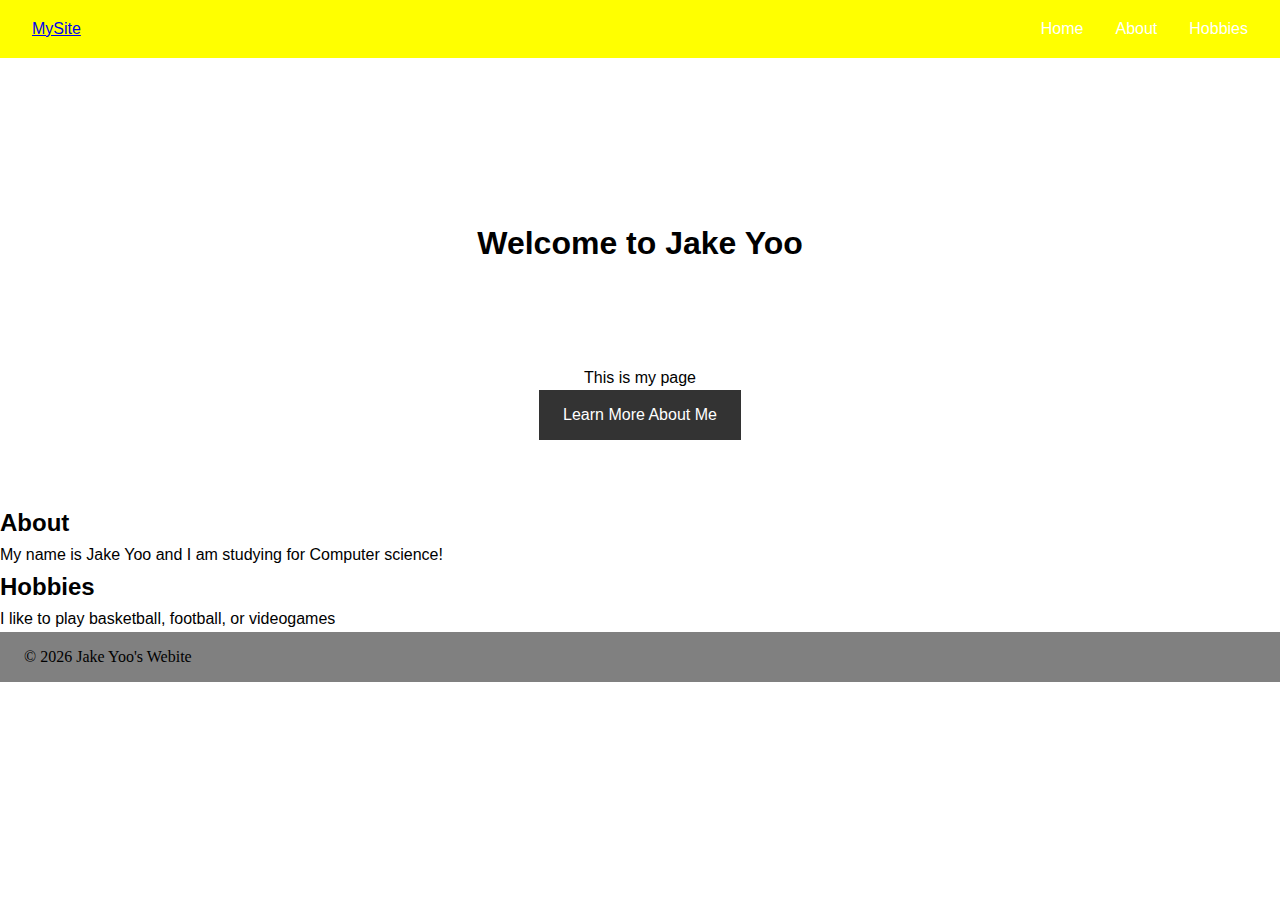
<file: index.html>
<!DOCTYPE html>
<html lang="en">
<head>
  <meta charset="UTF-8">
  <meta name="viewport" content="width=device-width, initial-scale=1.0">
  <title>My Project</title>
  <link rel="stylesheet" href="styles.css">
</head>
<body>
  <!--
    WORKSHOP: Build Your Own Page!

    Ideas:
    - Personal portfolio
    - Fan page for a hobby/interest
    - Fake product landing page
    - Recipe collection
    - Photo gallery

    Requirements:
    - Navigation bar
    - At least 3 sections
    - Images
    - Styled with custom CSS
  -->

  <header>
    <nav>
      <a href="#" class="TopPart">MySite</a>
      <ul class="nav-links">
        <li><a href="#home">Home</a></li>
        <li><a href="#about">About</a></li>
        <li><a href="#hobbies">Hobbies</a></li>
      </ul>
    </nav>
  </header>

  <main>
    <section id="home" class="beginning">
      <h1>Welcome to Jake Yoo</h1>
      <p> This is my page</p>
      <a href="#about" class="button">Learn More About Me</a>
    </section>

    <section id="about">
      <h2>About</h2>
      <p>My name is Jake Yoo and I am studying for Computer science!</p>
    </section>

    <section id="hobbies">
      <h2>Hobbies</h2>
      <p>I like to play basketball, football, or videogames</p>
    </section>
  </main>

  <footer>
    <p>&copy; 2026 Jake Yoo's Webite</p>
  </footer>
</body>
</html>
</file>
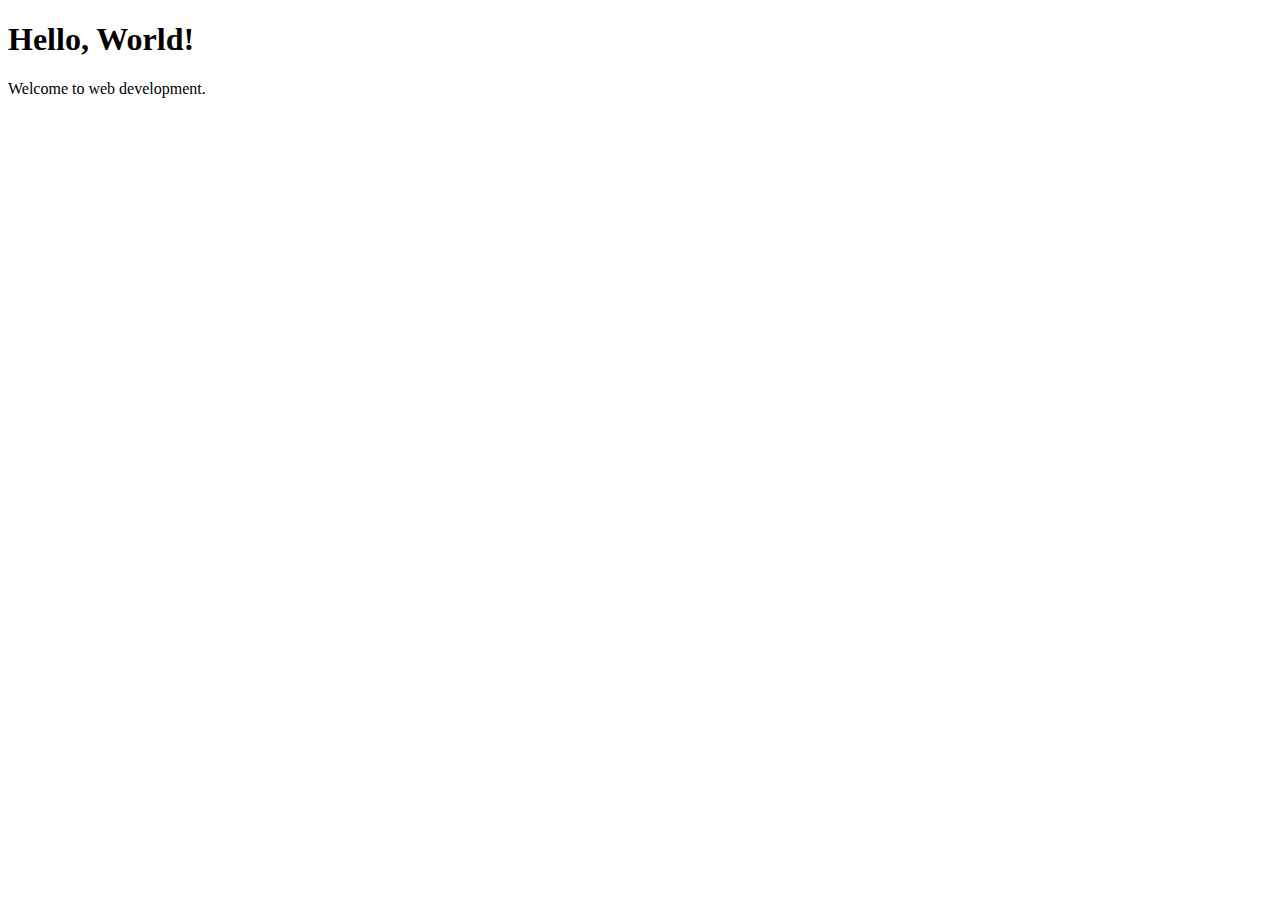
<file: lesson-01-setup/index.html>
<!DOCTYPE html>
<html lang="en">
<head>
  <meta charset="UTF-8">
  <meta name="viewport" content="width=device-width, initial-scale=1.0">
  <title>My First Page</title>
</head>
<body>
  <h1>Hello, World!</h1>
  <p>Welcome to web development.</p>
</body>
</html>
</file>
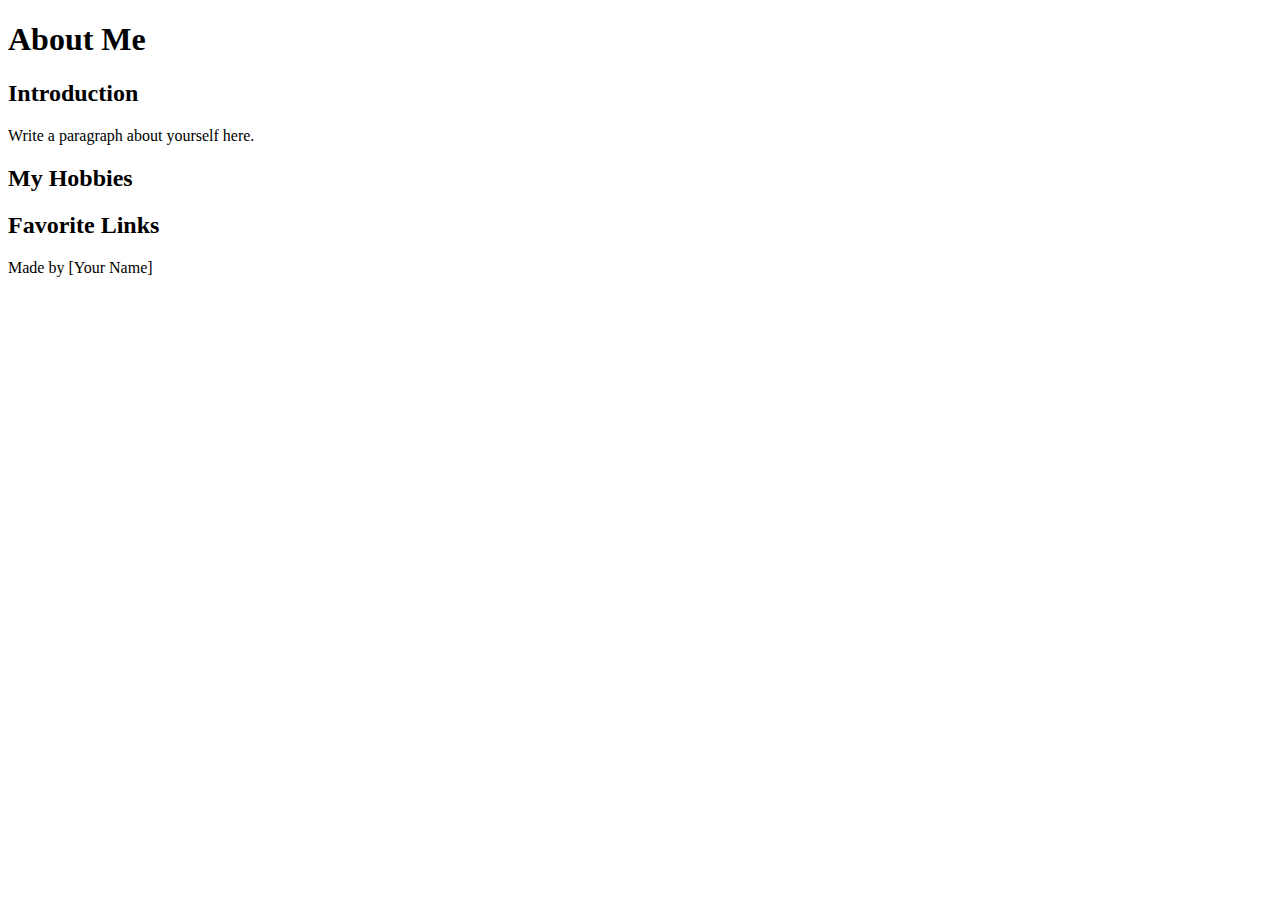
<file: lesson-02-html-content/index.html>
<!DOCTYPE html>
<html lang="en">
<head>
  <meta charset="UTF-8">
  <meta name="viewport" content="width=device-width, initial-scale=1.0">
  <title>About Me</title>
</head>
<body>
  <header>
    <h1>About Me</h1>
  </header>

  <main>
    <section>
      <h2>Introduction</h2>
      <p>Write a paragraph about yourself here.</p>
    </section>

    <section>
      <h2>My Hobbies</h2>
      <!-- TODO: Add an unordered list of hobbies -->
    </section>

    <section>
      <h2>Favorite Links</h2>
      <!-- TODO: Add links to your favorite websites -->
    </section>
  </main>

  <footer>
    <p>Made by [Your Name]</p>
  </footer>
</body>
</html>
</file>
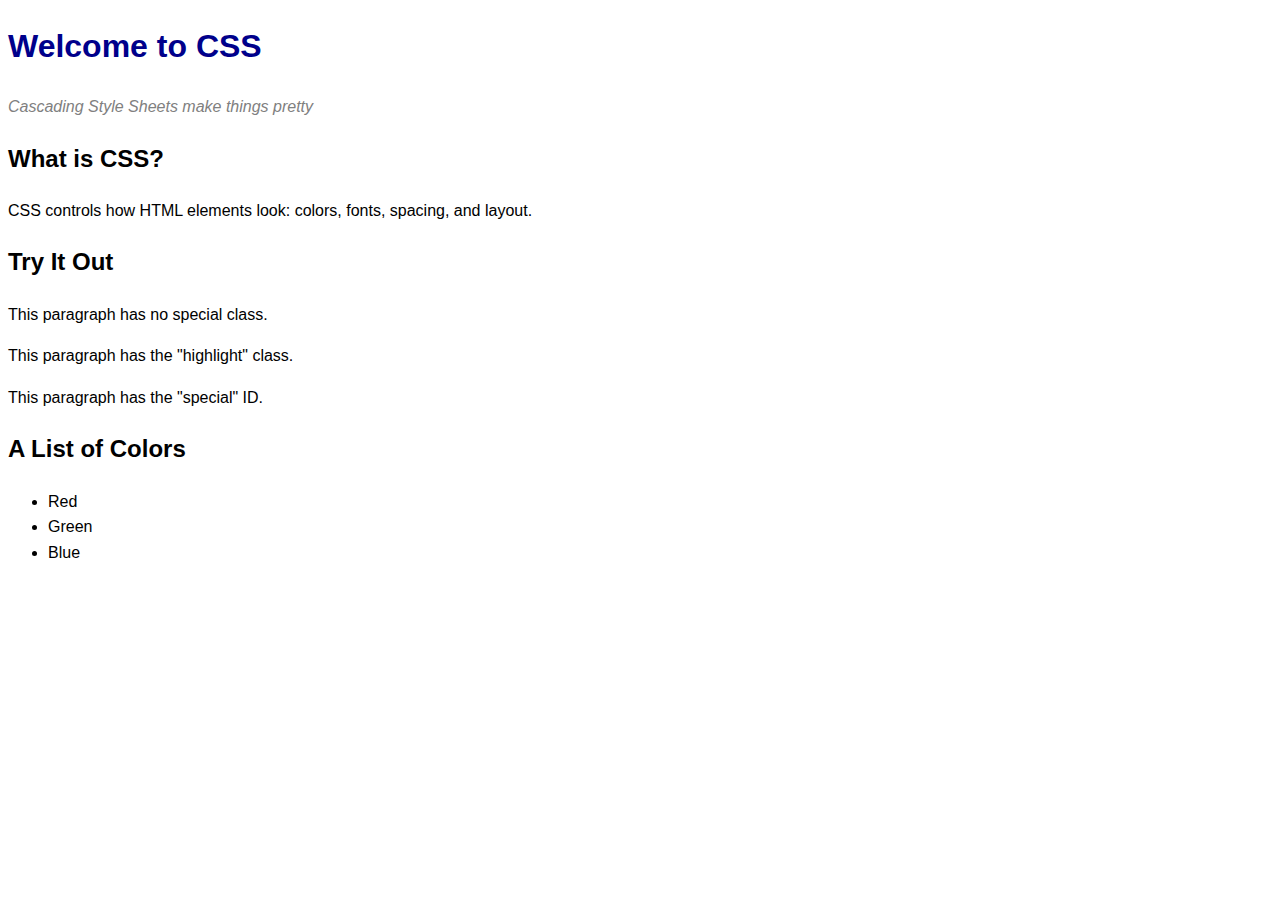
<file: lesson-03-css-basics/index.html>
<!DOCTYPE html>
<html lang="en">
<head>
  <meta charset="UTF-8">
  <meta name="viewport" content="width=device-width, initial-scale=1.0">
  <title>CSS Basics</title>
  <link rel="stylesheet" href="styles.css">
</head>
<body>
  <header>
    <h1>Welcome to CSS</h1>
    <p class="subtitle">Cascading Style Sheets make things pretty</p>
  </header>

  <main>
    <section>
      <h2>What is CSS?</h2>
      <p>CSS controls how HTML elements look: colors, fonts, spacing, and layout.</p>
    </section>

    <section>
      <h2>Try It Out</h2>
      <p>This paragraph has no special class.</p>
      <p class="highlight">This paragraph has the "highlight" class.</p>
      <p id="special">This paragraph has the "special" ID.</p>
    </section>

    <section>
      <h2>A List of Colors</h2>
      <ul class="color-list">
        <li>Red</li>
        <li>Green</li>
        <li>Blue</li>
      </ul>
    </section>
  </main>
</body>
</html>
</file>
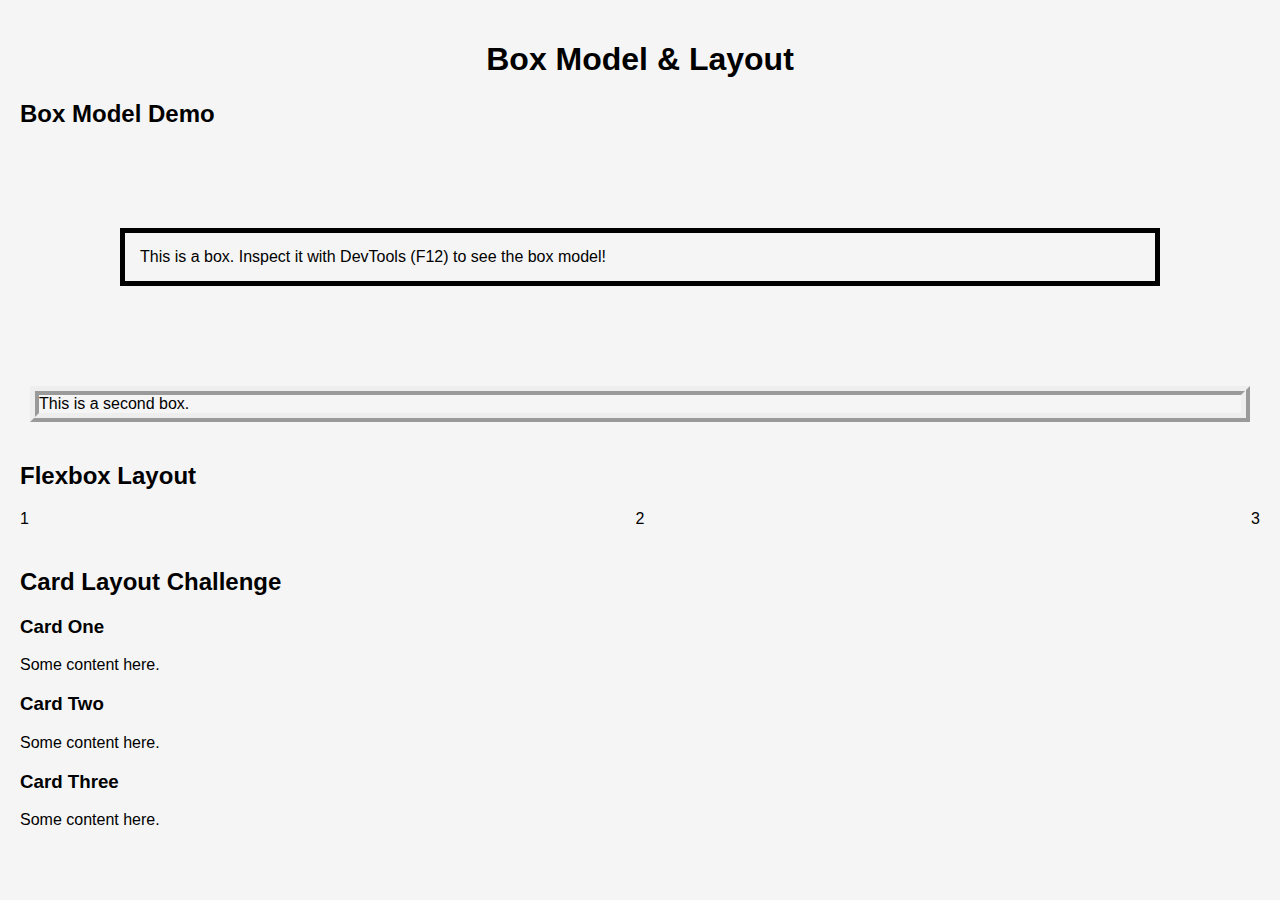
<file: lesson-04-box-model/index.html>
<!DOCTYPE html>
<html lang="en">
<head>
  <meta charset="UTF-8">
  <meta name="viewport" content="width=device-width, initial-scale=1.0">
  <title>Box Model & Flexbox</title>
  <link rel="stylesheet" href="styles.css">
</head>
<body>
  <header>
    <h1>Box Model & Layout</h1>
  </header>

  <main>
    <section>
      <h2>Box Model Demo</h2>
      <div class="box">
        This is a box. Inspect it with DevTools (F12) to see the box model!
      </div>
      <div class="box2">
        This is a second box.
      </div>
    </section>

    <section>
      <h2>Flexbox Layout</h2>
      <div class="flex-container">
        <div class="flex-item">1</div>
        <div class="flex-item">2</div>
        <div class="flex-item">3</div>
      </div>
    </section>

    <section>
      <h2>Card Layout Challenge</h2>
      <div class="card-container">
        <div class="card">
          <h3>Card One</h3>
          <p>Some content here.</p>
        </div>
        <div class="card">
          <h3>Card Two</h3>
          <p>Some content here.</p>
        </div>
        <div class="card">
          <h3>Card Three</h3>
          <p>Some content here.</p>
        </div>
      </div>
    </section>
  </main>
</body>
</html>
</file>
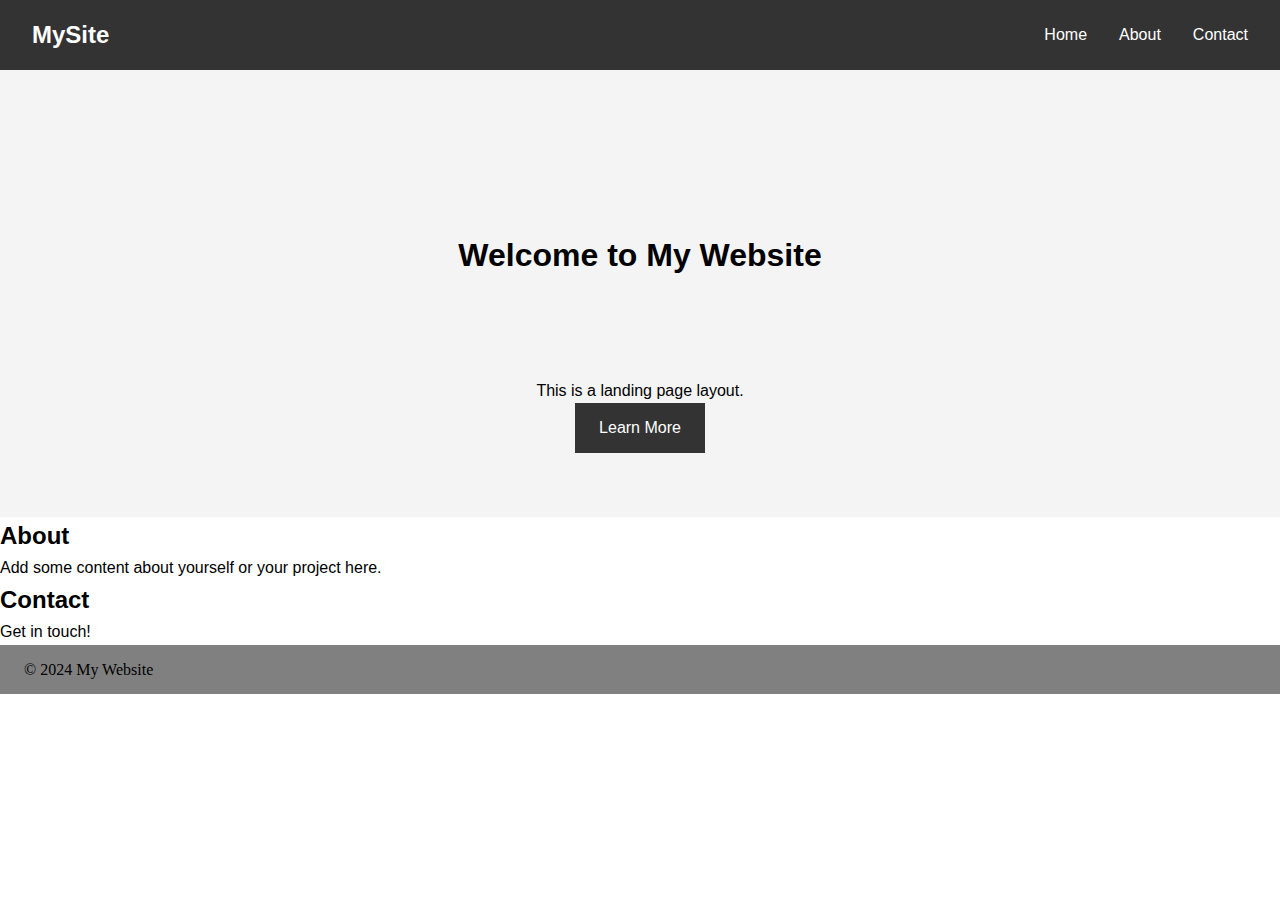
<file: lesson-05-layout/index.html>
<!DOCTYPE html>
<html lang="en">
<head>
  <meta charset="UTF-8">
  <meta name="viewport" content="width=device-width, initial-scale=1.0">
  <title>My Website</title>
  <link rel="stylesheet" href="styles.css">
</head>
<body>
  <header>
    <nav>
      <a href="#" class="logo">MySite</a>
      <ul class="nav-links">
        <li><a href="#home">Home</a></li>
        <li><a href="#about">About</a></li>
        <li><a href="#contact">Contact</a></li>
      </ul>
    </nav>
  </header>

  <main>
    <section id="home" class="hero">
      <h1>Welcome to My Website</h1>
      <p>This is a landing page layout.</p>
      <a href="#about" class="button">Learn More</a>
    </section>

    <section id="about">
      <h2>About</h2>
      <p>Add some content about yourself or your project here.</p>
    </section>

    <section id="contact">
      <h2>Contact</h2>
      <p>Get in touch!</p>
    </section>
  </main>

  <footer>
    <p>&copy; 2024 My Website</p>
  </footer>
</body>
</html>
</file>
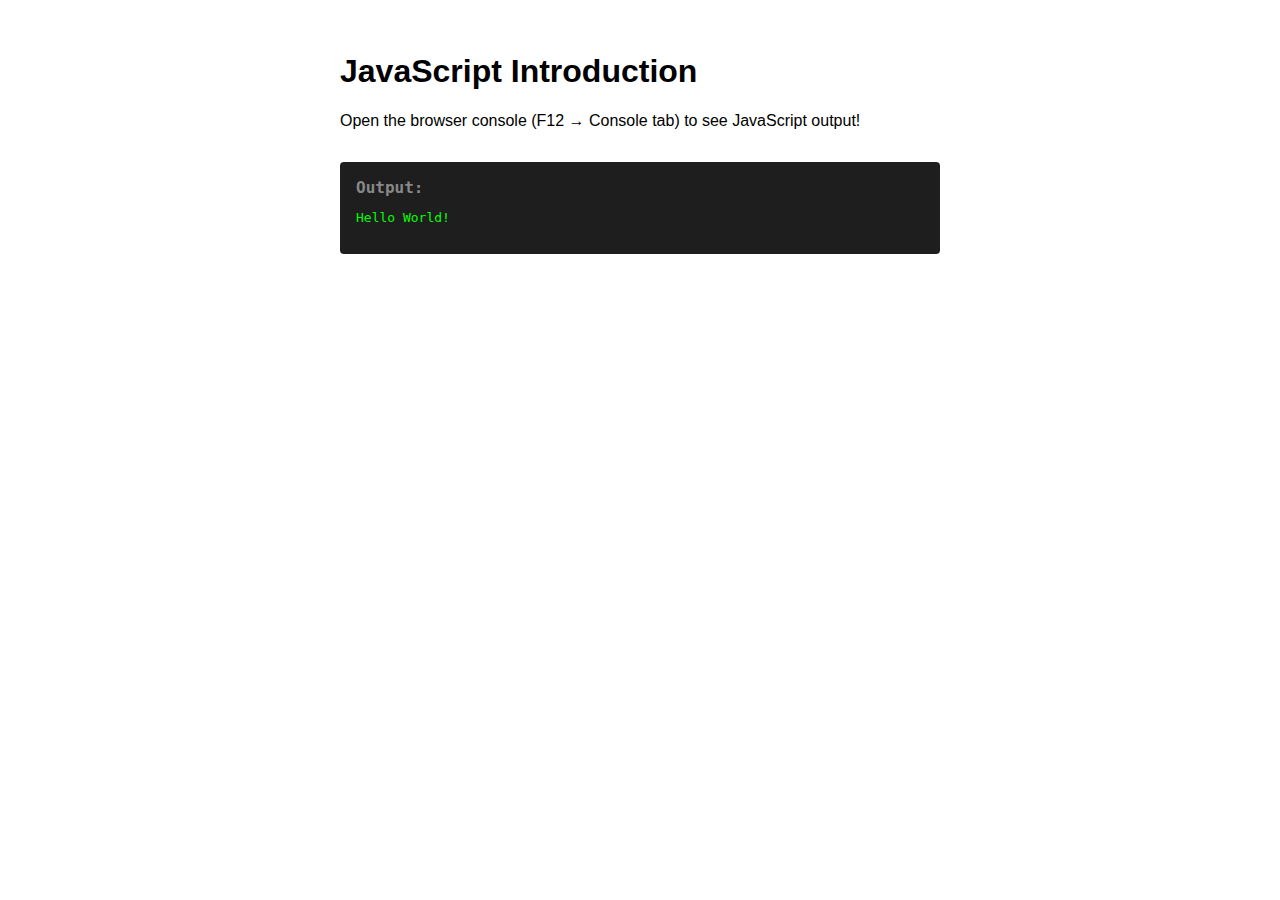
<file: lesson-07-js-intro/index.html>
<!DOCTYPE html>
<html lang="en">
<head>
  <meta charset="UTF-8">
  <meta name="viewport" content="width=device-width, initial-scale=1.0">
  <title>JavaScript Intro</title>
  <link rel="stylesheet" href="styles.css">
</head>
<body>
  <h1>JavaScript Introduction</h1>

  <p>Open the browser console (F12 → Console tab) to see JavaScript output!</p>

  <div class="output-box">
    <h2>Output:</h2>
    <p id="output">Nothing yet...</p>
  </div>

  <script src="script.js"></script>
</body>
</html>
</file>
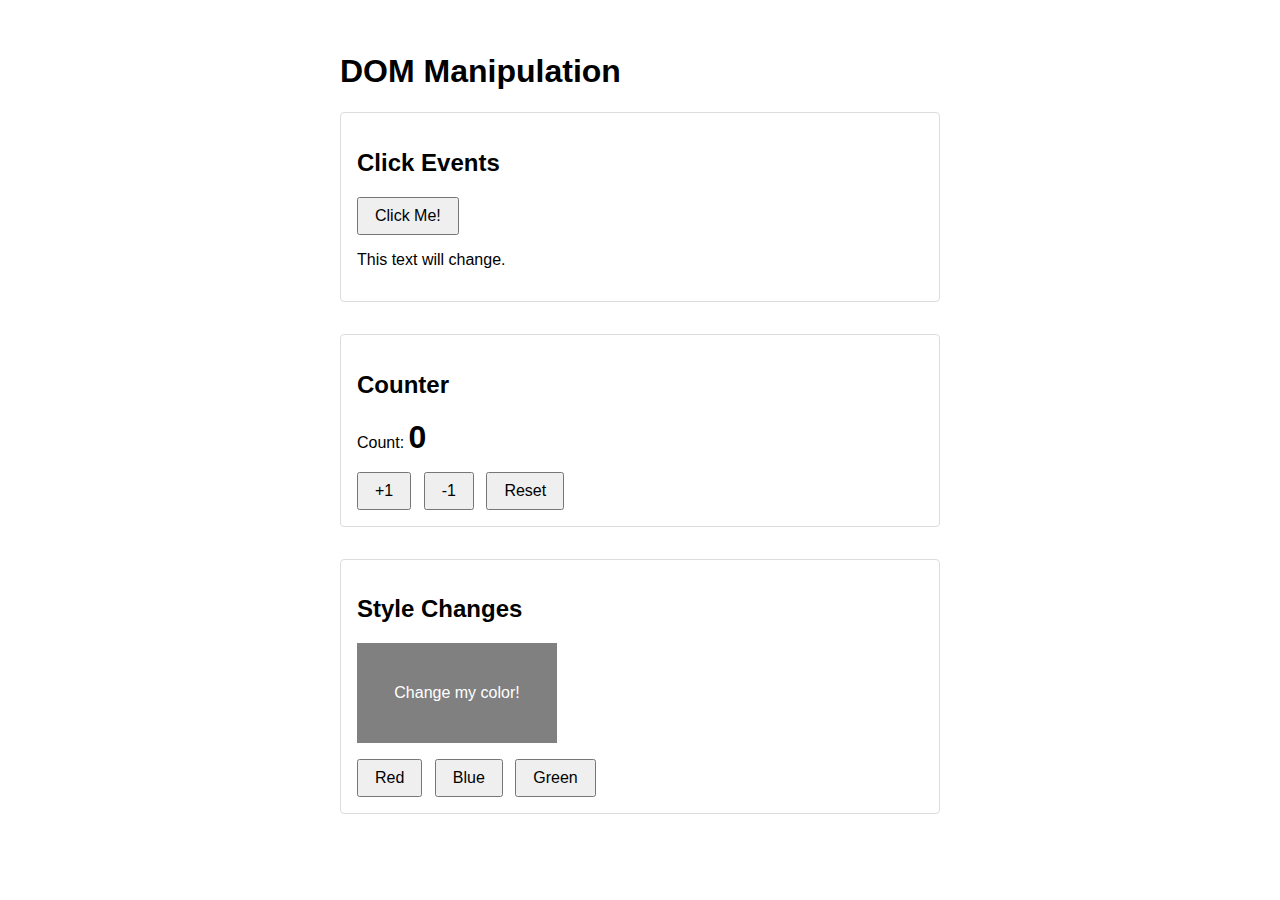
<file: lesson-08-dom-basics/index.html>
<!DOCTYPE html>
<html lang="en">
<head>
  <meta charset="UTF-8">
  <meta name="viewport" content="width=device-width, initial-scale=1.0">
  <title>DOM Basics</title>
  <link rel="stylesheet" href="styles.css">
</head>
<body>
  <h1>DOM Manipulation</h1>

  <section>
    <h2>Click Events</h2>
    <button id="change-btn">Click Me!</button>
    <p id="message">This text will change.</p>
  </section>

  <section>
    <h2>Counter</h2>
    <p>Count: <span id="count">0</span></p>
    <button id="increment-btn">+1</button>
    <button id="decrement-btn">-1</button>
    <button id="reset-btn">Reset</button>
  </section>

  <section>
    <h2>Style Changes</h2>
    <div id="color-box" class="box">
      Change my color!
    </div>
    <button id="red-btn">Red</button>
    <button id="blue-btn">Blue</button>
    <button id="green-btn">Green</button>
  </section>

  <script src="script.js"></script>
</body>
</html>
</file>
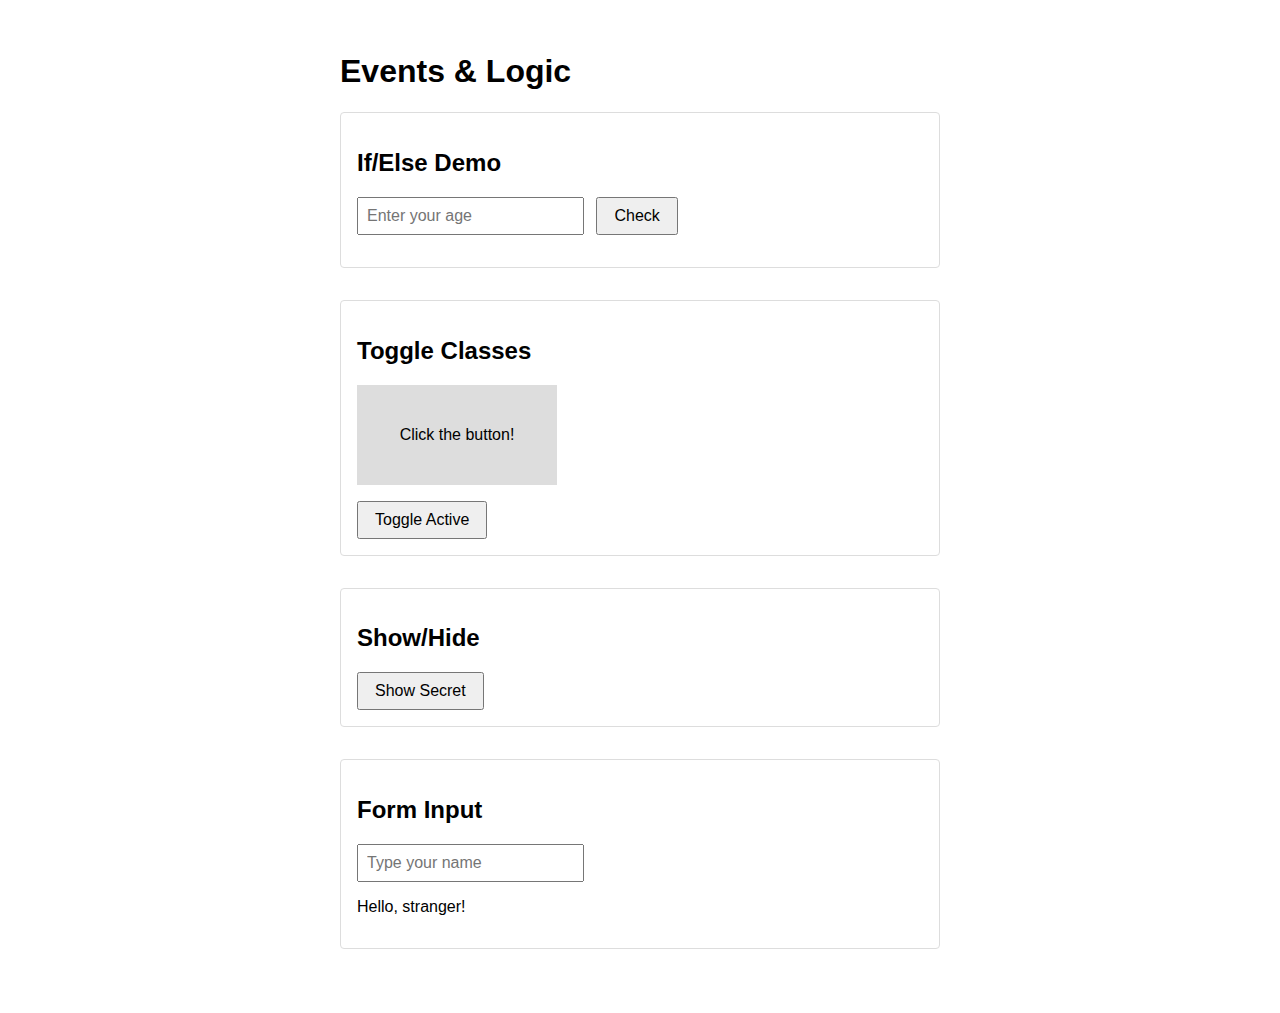
<file: lesson-09-events-logic/index.html>
<!DOCTYPE html>
<html lang="en">
<head>
  <meta charset="UTF-8">
  <meta name="viewport" content="width=device-width, initial-scale=1.0">
  <title>Events & Logic</title>
  <link rel="stylesheet" href="styles.css">
</head>
<body>
  <h1>Events & Logic</h1>

  <section>
    <h2>If/Else Demo</h2>
    <input type="number" id="age-input" placeholder="Enter your age">
    <button id="check-age-btn">Check</button>
    <p id="age-result"></p>
  </section>

  <section>
    <h2>Toggle Classes</h2>
    <div id="toggle-box" class="box">
      Click the button!
    </div>
    <button id="toggle-btn">Toggle Active</button>
  </section>

  <section>
    <h2>Show/Hide</h2>
    <button id="show-hide-btn">Show Secret</button>
    <div id="secret" class="hidden">
      <p>🎉 This is the secret content!</p>
    </div>
  </section>

  <section>
    <h2>Form Input</h2>
    <input type="text" id="name-input" placeholder="Type your name">
    <p>Hello, <span id="name-display">stranger</span>!</p>
  </section>

  <script src="script.js"></script>
</body>
</html>
</file>
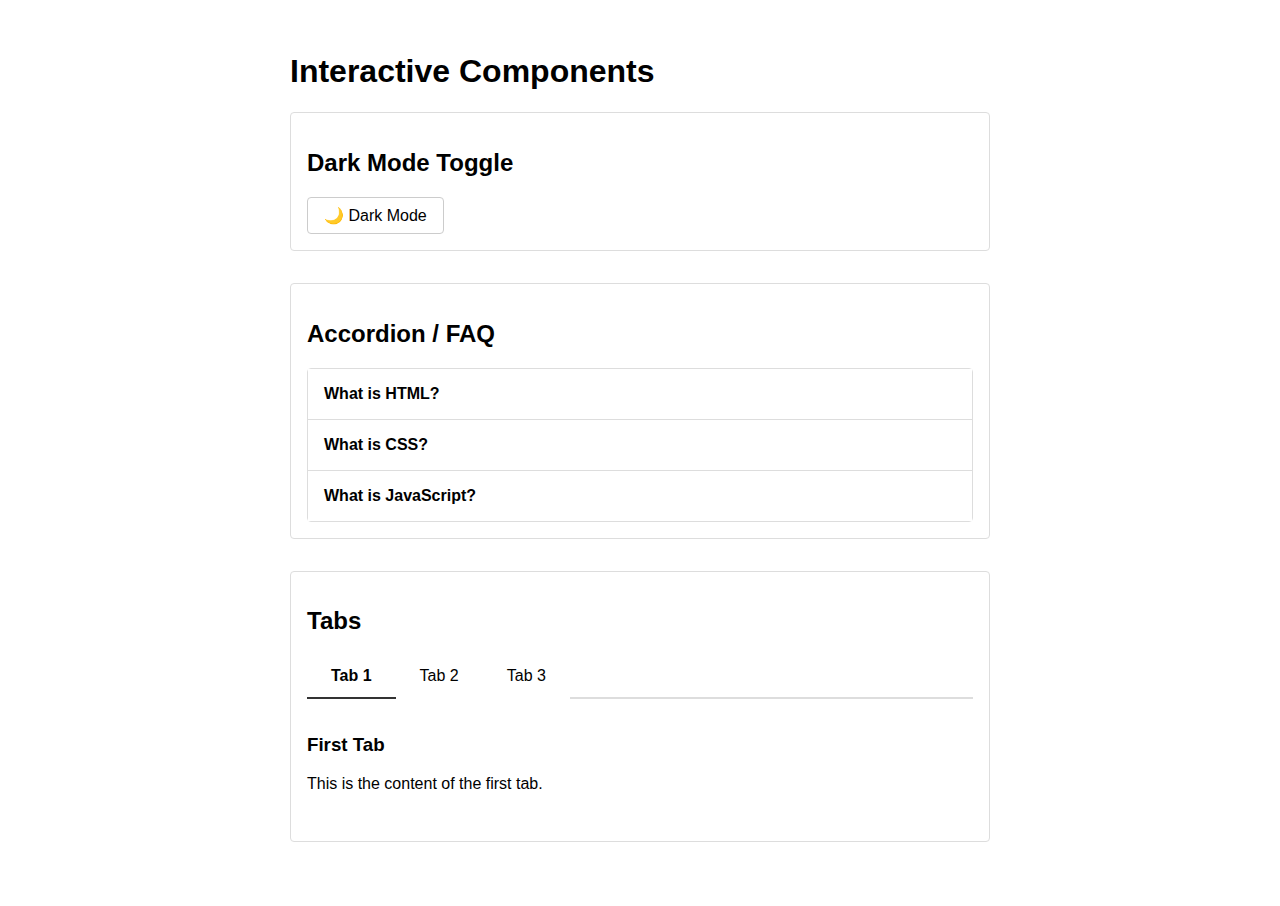
<file: lesson-10-interactive/index.html>
<!DOCTYPE html>
<html lang="en">
<head>
  <meta charset="UTF-8">
  <meta name="viewport" content="width=device-width, initial-scale=1.0">
  <title>Interactive Components</title>
  <link rel="stylesheet" href="styles.css">
</head>
<body>
  <h1>Interactive Components</h1>

  <!-- Dark Mode Toggle -->
  <section>
    <h2>Dark Mode Toggle</h2>
    <button id="theme-btn">🌙 Dark Mode</button>
  </section>

  <!-- Accordion -->
  <section>
    <h2>Accordion / FAQ</h2>
    <div class="accordion">
      <div class="accordion-item">
        <button class="accordion-header">What is HTML?</button>
        <div class="accordion-content">
          <p>HTML (HyperText Markup Language) is the standard markup language for creating web pages.</p>
        </div>
      </div>
      <div class="accordion-item">
        <button class="accordion-header">What is CSS?</button>
        <div class="accordion-content">
          <p>CSS (Cascading Style Sheets) is used to style and layout web pages.</p>
        </div>
      </div>
      <div class="accordion-item">
        <button class="accordion-header">What is JavaScript?</button>
        <div class="accordion-content">
          <p>JavaScript is a programming language that makes web pages interactive.</p>
        </div>
      </div>
    </div>
  </section>

  <!-- Simple Tab Component -->
  <section>
    <h2>Tabs</h2>
    <div class="tabs">
      <button class="tab-btn active" data-tab="tab1">Tab 1</button>
      <button class="tab-btn" data-tab="tab2">Tab 2</button>
      <button class="tab-btn" data-tab="tab3">Tab 3</button>
    </div>
    <div class="tab-content">
      <div id="tab1" class="tab-panel active">
        <h3>First Tab</h3>
        <p>This is the content of the first tab.</p>
      </div>
      <div id="tab2" class="tab-panel">
        <h3>Second Tab</h3>
        <p>This is the content of the second tab.</p>
      </div>
      <div id="tab3" class="tab-panel">
        <h3>Third Tab</h3>
        <p>This is the content of the third tab.</p>
      </div>
    </div>
  </section>

  <script src="script.js"></script>
</body>
</html>
</file>
<file: styles.css>
/* Workshop Project Styles */

* {
  box-sizing: border-box;
  margin: 0;
  padding: 0;
}

body {
  font-family: Arial, sans-serif;
  line-height: 1.6;
}

nav {
  display: flex;
  justify-content: space-between;
  align-items: center;
  padding: 1rem 2rem;
  background-color: #ffff00;
}
.topPart {
  color: white;
  font-size: 1.5rem;
  font-weight: bold;
  text-decoration: none;
}
.nav-links {
  display: flex;
  list-style: none;
  gap: 2rem;
}
.nav-links a {
  color: white;
  text-decoration: none;
}
.beginning {
  text-align: center;
  padding: 4rem 2rem;
  background-image:url("https://upload.wikimedia.org/wikipedia/commons/e/e7/Everest_North_Face_toward_Base_Camp_Tibet_Luca_Galuzzi_2006.jpg");
    
}
.beginning h1 {
  text-align:bottom;
padding:6rem 4rem;

}
.button {
  display: inline-block;
  padding: 0.75rem 1.5rem;
  background-color: #333;
  color: white;
  text-decoration: none;
}
.button:hover {
  background-color: #555;
}
footer {
  padding: 0.75rem 1.5rem;
  background-color: grey;
  font-family:bold;
  align-items:center;
}
</file>
<file: lesson-03-css-basics/styles.css>
/* CSS Basics - Starter Styles */

/* Element selector - targets all elements of this type */
body {
  font-family: Arial, sans-serif;
  line-height: 1.6;
}

h1 {
  color: darkblue;
}

/* Class selector - targets elements with class="subtitle" */
.subtitle {
  color: gray;
  font-style: italic;
}

/* ID selector - targets the element with id="special" */
#special {
  /* TODO: Add some styles here */
}

/* Class selector */
.highlight {
  /* TODO: Make this stand out */
}

/* Styling a list */
.color-list {
  /* TODO: Style this list */
}

/*
EXERCISES:
1. Change the background color of the body
2. Style the #special paragraph (try: background-color, padding)
3. Make .highlight stand out (try: background-color, font-weight)
4. Remove the bullet points from .color-list (hint: list-style)
5. Change the h2 color
*/
</file>
<file: lesson-04-box-model/styles.css>
/* Box Model & Flexbox */

* {
  box-sizing: border-box;
}

body {
  font-family: Arial, sans-serif;
  margin: 0;
  padding: 20px;
  background-color: #f5f5f5;
}

h1 {
  text-align: center;
}

section {
  margin-bottom: 40px;
}

/* ===== BOX MODEL DEMO ===== */
/* TODO: Add styles to .box to demonstrate the box model */
.box {
  /* TODO: Add a background-color */
  /* TODO: Add padding (space inside) */
  padding: 15px;
  /* TODO: Add a border */
  border-width: 5px;
  border-style: solid;
  /* TODO: Add margin (space outside) */
  margin:100px;

  /* TODO: Set a width */
}
.box2 {
  /* TODO: Add a background-color */
  /* TODO: Add padding (space inside) */
  padding: 0px;
  /* TODO: Add a border */
  border-width: 9px;
  border-style: ridge;
  /* TODO: Add margin (space outside) */
  margin:10px;

  /* TODO: Set a width */
}
/* ===== FLEXBOX LAYOUT ===== */
/* TODO: Make .flex-container a flex container */
.flex-container {
  /* TODO: Add display: flex; */
  display:flex;
  gap:6px;
  justify-content: space-between;
  /* TODO: Add gap between items */
  /* TODO: Try justify-content: center; */
  /* TODO: Try justify-content: space-between; */
}

/* TODO: Style the flex items */
.flex-item {
  /* TODO: Add a background-color */
  /* TODO: Add padding */
  /* TODO: Increase font-size */
  /* TODO: Center the text */
}

/* ===== CARD LAYOUT CHALLENGE ===== */
.card-container {
  /* TODO: Make this a flex container */
  /* TODO: Add gap between cards */
}

.card {
  /* TODO: Add background-color */
  /* TODO: Add padding */
  /* TODO: Add a border or shadow */
  /* HINT: box-shadow: 0 2px 4px rgba(0,0,0,0.1); */
}

/*
EXERCISES:
1. Style .box with padding, margin, border, and background-color
   - Open DevTools (F12) and inspect the box to see the box model diagram!
2. Make .flex-container use display: flex and add a gap
3. Style .flex-item with background color and padding
4. Try different justify-content values: center, space-between, space-around
5. Style .card-container as a flex container
6. Make the cards look professional with padding, borders, and shadows
*/
</file>
<file: lesson-05-layout/styles.css>
/* Full Page Layout */

* {
  box-sizing: border-box;
  margin: 0;
  padding: 0;
}

body {
  font-family: Arial, sans-serif;
  line-height: 1.6;
}

/* ===== NAVIGATION ===== */
/* TODO: Style the nav bar */
nav {
  display: flex;
  justify-content: space-between;
  align-items: center;
  padding: 1rem 2rem;
  background-color: #333;
}

.logo {
  color: white;
  font-size: 1.5rem;
  font-weight: bold;
  text-decoration: none;
}

.nav-links {
  display: flex;
  list-style: none;
  gap: 2rem;
}

.nav-links a {
  color: white;
  text-decoration: none;
}

/* ===== HERO SECTION ===== */
.hero {
  text-align: center;
  padding: 4rem 2rem;
  background-color: #f4f4f4;
}

.hero h1 {
  text-align:bottom;
padding:6rem 4rem;
background-color: #f4f4f4;
}

/* ===== BUTTON ===== */
.button {
  display: inline-block;
  padding: 0.75rem 1.5rem;
  background-color: #333;
  color: white;
  text-decoration: none;
}

.button:hover {
  background-color: #555;
}

/* ===== SECTIONS ===== */
section {
  /* TODO: Add padding */
}

section h2 {
  /* TODO: Add margin below headings */
}

/* ===== FOOTER ===== */
footer {
  padding: 0.75rem 1.5rem;
  background-color: grey;
  font-family:bold;
  align-items:center;
}

/*
EXERCISES:
1. Style the navigation bar using flexbox (logo on left, links on right)
2. Make the nav links display horizontally with gap between them
3. Style the hero section (large heading, centered, nice background)
4. Style the button with padding and hover effects
5. Style the footer to match the nav bar
6. BONUS: Make the hero full-screen height with min-height: 100vh;
7. BONUS: Add smooth hover transitions with transition: all 0.3s ease;
*/
</file>
<file: lesson-07-js-intro/styles.css>
body {
  font-family: Arial, sans-serif;
  padding: 2rem;
  max-width: 600px;
  margin: 0 auto;
}

.output-box {
  background-color: #1e1e1e;
  color: #0f0;
  padding: 1rem;
  border-radius: 4px;
  font-family: monospace;
  margin-top: 2rem;
}

.output-box h2 {
  margin: 0 0 0.5rem 0;
  font-size: 1rem;
  color: #888;
}
</file>
<file: lesson-08-dom-basics/styles.css>
body {
  font-family: Arial, sans-serif;
  padding: 2rem;
  max-width: 600px;
  margin: 0 auto;
}

section {
  margin-bottom: 2rem;
  padding: 1rem;
  border: 1px solid #ddd;
  border-radius: 4px;
}

button {
  padding: 0.5rem 1rem;
  font-size: 1rem;
  cursor: pointer;
  margin-right: 0.5rem;
}

.box {
  width: 200px;
  height: 100px;
  background-color: gray;
  color: white;
  display: flex;
  align-items: center;
  justify-content: center;
  margin-bottom: 1rem;
  transition: background-color 0.3s;
}

#count {
  font-size: 2rem;
  font-weight: bold;
}
</file>
<file: lesson-09-events-logic/styles.css>
body {
  font-family: Arial, sans-serif;
  padding: 2rem;
  max-width: 600px;
  margin: 0 auto;
}

section {
  margin-bottom: 2rem;
  padding: 1rem;
  border: 1px solid #ddd;
  border-radius: 4px;
}

button {
  padding: 0.5rem 1rem;
  font-size: 1rem;
  cursor: pointer;
}

input {
  padding: 0.5rem;
  font-size: 1rem;
  margin-right: 0.5rem;
}

.box {
  width: 200px;
  height: 100px;
  background-color: #ddd;
  display: flex;
  align-items: center;
  justify-content: center;
  margin-bottom: 1rem;
  transition: all 0.3s;
}

/* Active state for toggle */
.box.active {
  background-color: #4CAF50;
  color: white;
  transform: scale(1.1);
}

/* Hidden class */
.hidden {
  display: none;
}

#secret {
  background-color: #fff3cd;
  padding: 1rem;
  border-radius: 4px;
  margin-top: 1rem;
}
</file>
<file: lesson-10-interactive/styles.css>
/* Base Styles */
body {
  font-family: Arial, sans-serif;
  padding: 2rem;
  max-width: 700px;
  margin: 0 auto;
  transition: background-color 0.3s, color 0.3s;
}

/* Dark Mode */
body.dark-mode {
  background-color: #1a1a1a;
  color: #f0f0f0;
}

body.dark-mode section {
  border-color: #444;
}

body.dark-mode button {
  background-color: #333;
  color: #f0f0f0;
  border-color: #555;
}

section {
  margin-bottom: 2rem;
  padding: 1rem;
  border: 1px solid #ddd;
  border-radius: 4px;
}

button {
  padding: 0.5rem 1rem;
  font-size: 1rem;
  cursor: pointer;
  background-color: #fff;
  border: 1px solid #ccc;
  border-radius: 4px;
}

button:hover {
  background-color: #f5f5f5;
}

/* Accordion */
.accordion {
  border: 1px solid #ddd;
  border-radius: 4px;
}

.accordion-item {
  border-bottom: 1px solid #ddd;
}

.accordion-item:last-child {
  border-bottom: none;
}

.accordion-header {
  width: 100%;
  text-align: left;
  padding: 1rem;
  border: none;
  border-radius: 0;
  font-weight: bold;
}

.accordion-content {
  padding: 0 1rem;
  max-height: 0;
  overflow: hidden;
  transition: max-height 0.3s ease, padding 0.3s ease;
}

.accordion-content.open {
  max-height: 200px;
  padding: 1rem;
}

/* Tabs */
.tabs {
  display: flex;
  gap: 0;
  border-bottom: 2px solid #ddd;
}

.tab-btn {
  border: none;
  border-bottom: 2px solid transparent;
  border-radius: 0;
  padding: 0.75rem 1.5rem;
  margin-bottom: -2px;
}

.tab-btn.active {
  border-bottom-color: #333;
  font-weight: bold;
}

.tab-content {
  padding: 1rem 0;
}

.tab-panel {
  display: none;
}

.tab-panel.active {
  display: block;
}
</file>
